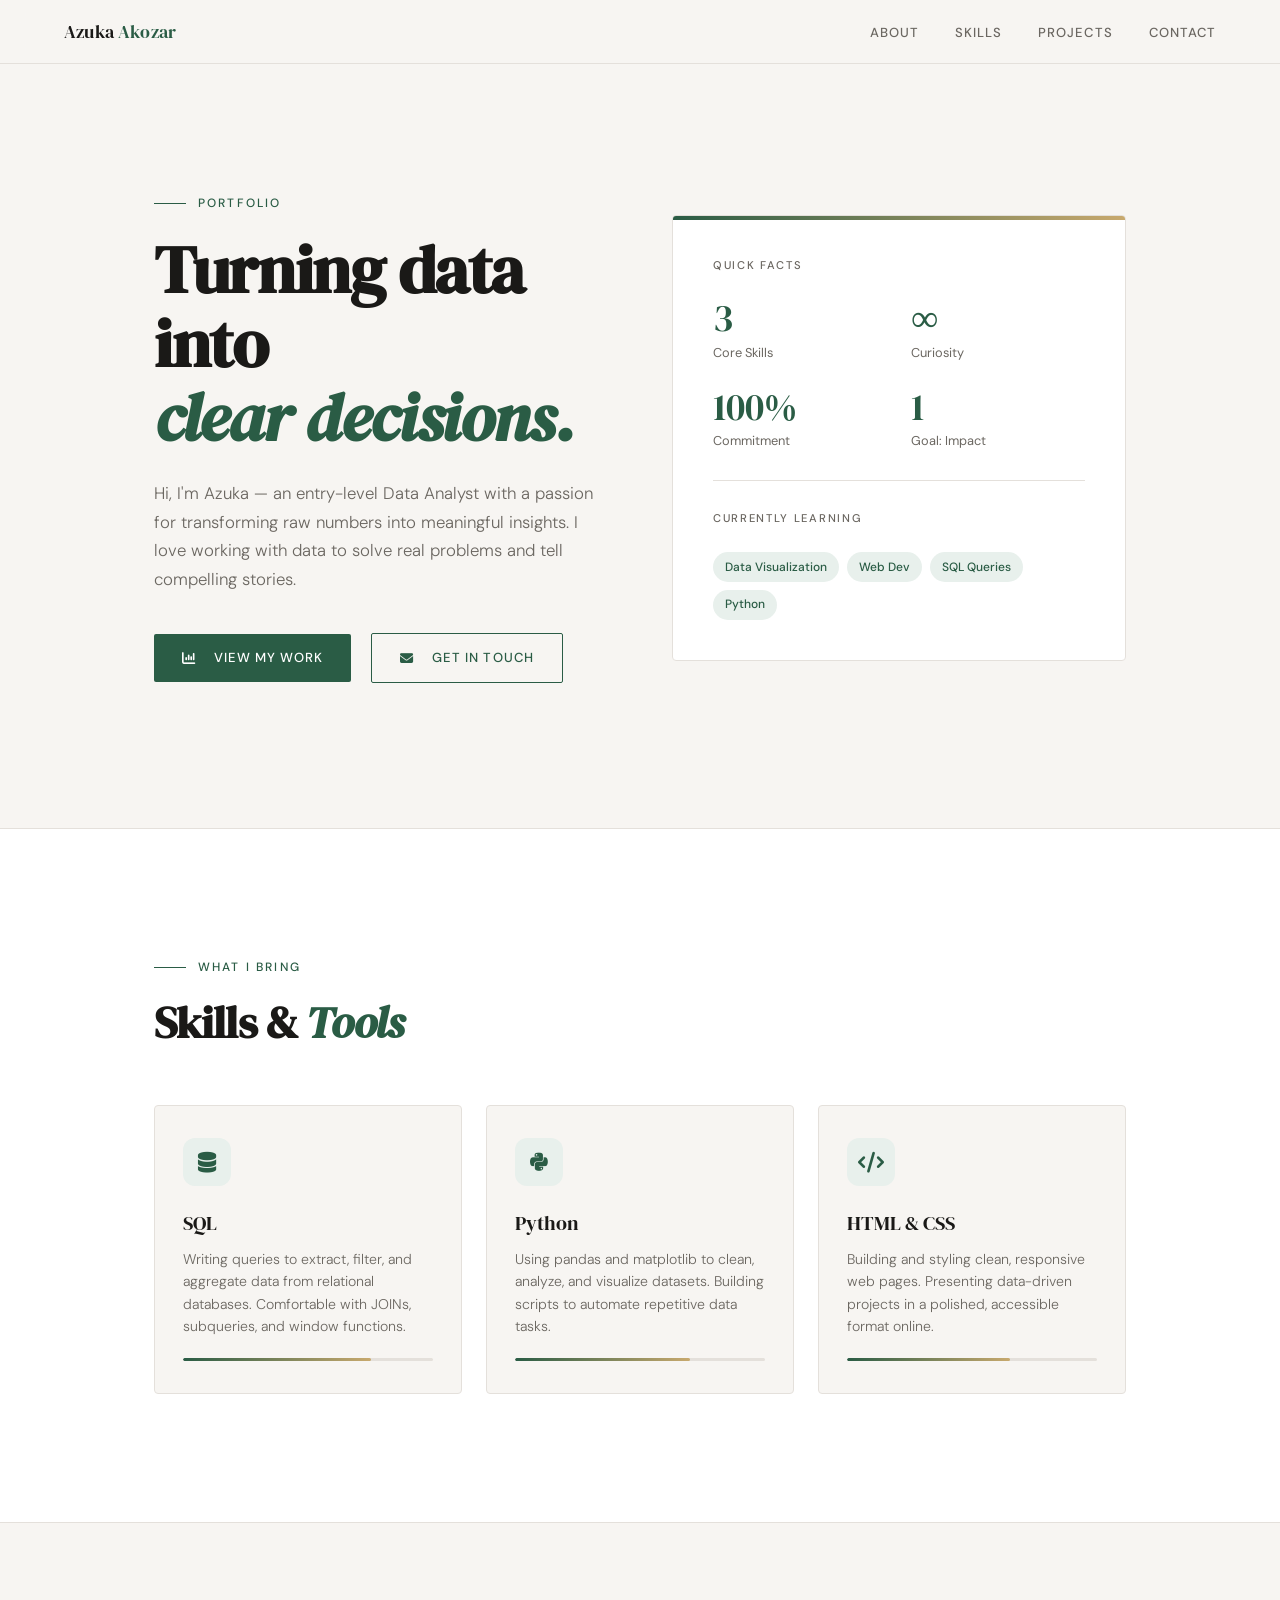
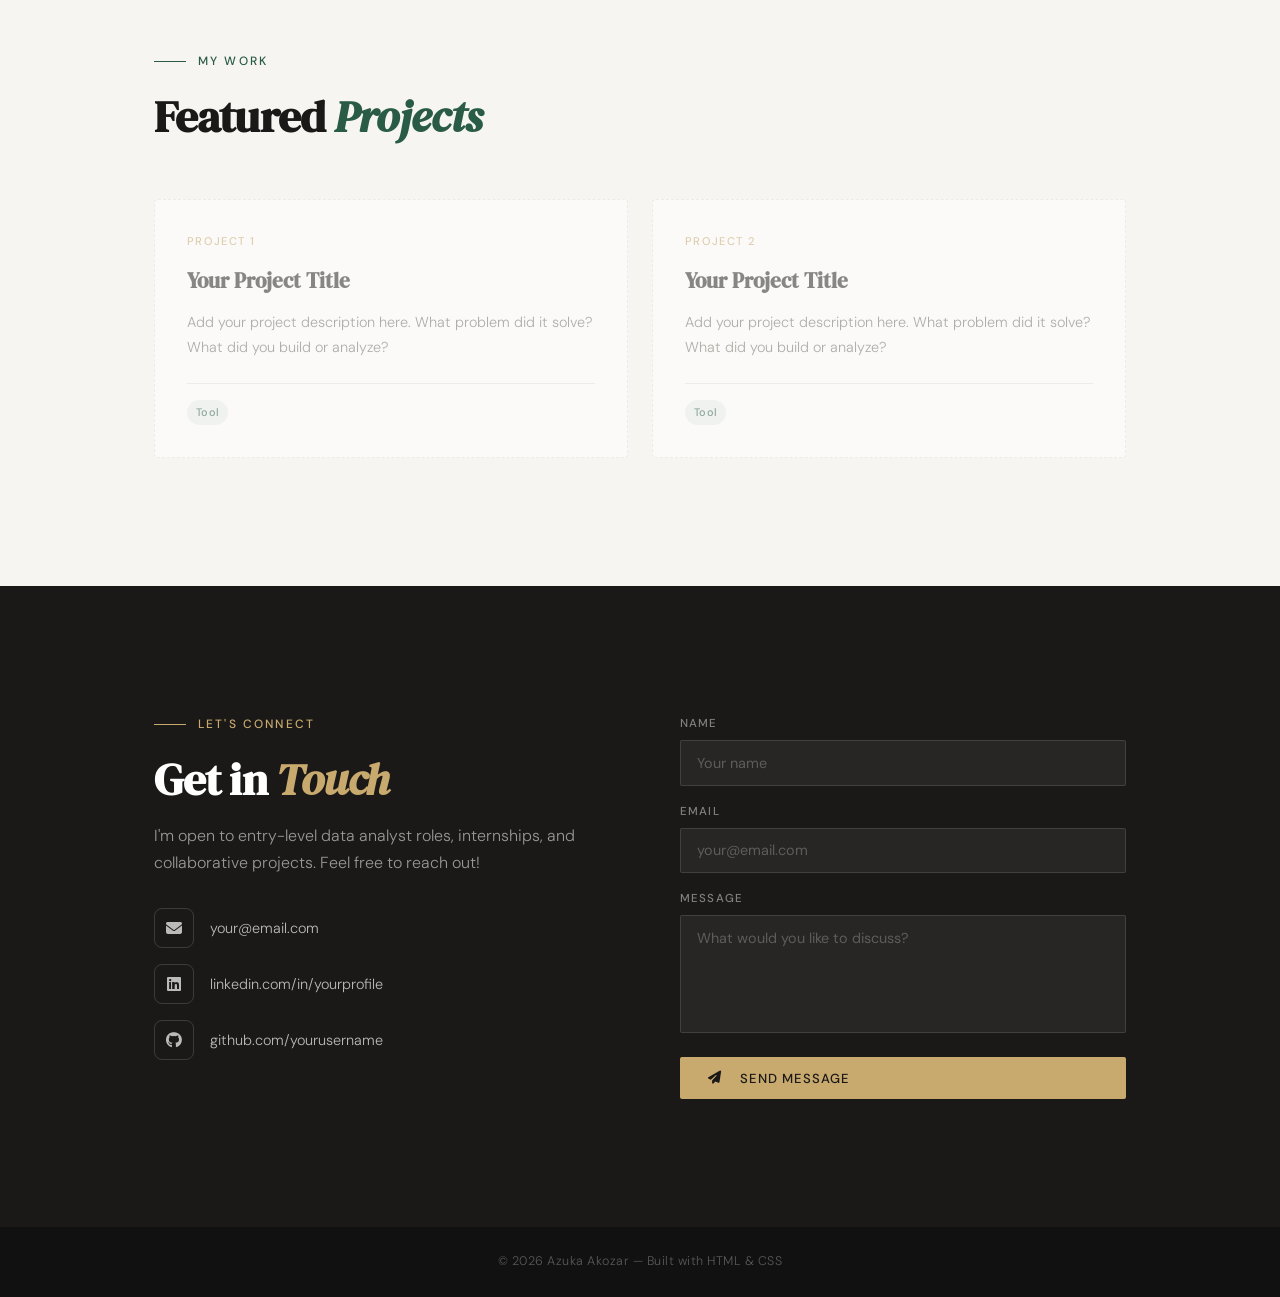
<file: index.html>
<!DOCTYPE html>
<html lang="en">
<head>
  <meta charset="UTF-8" />
  <meta name="viewport" content="width=device-width, initial-scale=1.0" />
  <title>Azuka Akozar | Data Analyst</title>
  <link rel="preconnect" href="https://fonts.googleapis.com" />
  <link rel="preconnect" href="https://fonts.gstatic.com" crossorigin />
  <link href="https://fonts.googleapis.com/css2?family=DM+Serif+Display:ital@0;1&family=DM+Sans:wght@300;400;500&display=swap" rel="stylesheet" />
  <link rel="stylesheet" href="https://cdnjs.cloudflare.com/ajax/libs/font-awesome/6.5.0/css/all.min.css" />
  <style>
    :root {
      --bg: #f7f5f2;
      --surface: #ffffff;
      --ink: #1a1917;
      --ink-muted: #6b6761;
      --accent: #2a5c45;
      --accent-light: #e8f0ec;
      --accent-warm: #c8a96e;
      --border: #e4e0db;
      --radius: 2px;
      --font-display: 'DM Serif Display', Georgia, serif;
      --font-body: 'DM Sans', sans-serif;
    }

    *, *::before, *::after { box-sizing: border-box; margin: 0; padding: 0; }

    html { scroll-behavior: smooth; }

    body {
      background: var(--bg);
      color: var(--ink);
      font-family: var(--font-body);
      font-weight: 300;
      line-height: 1.7;
      -webkit-font-smoothing: antialiased;
    }

    /* ── NAV ── */
    nav {
      position: fixed;
      top: 0; left: 0; right: 0;
      z-index: 100;
      background: rgba(247,245,242,0.92);
      backdrop-filter: blur(12px);
      border-bottom: 1px solid var(--border);
      padding: 0 clamp(1.5rem, 5vw, 4rem);
      height: 64px;
      display: flex;
      align-items: center;
      justify-content: space-between;
    }

    .nav-logo {
      font-family: var(--font-display);
      font-size: 1.15rem;
      color: var(--ink);
      text-decoration: none;
      letter-spacing: 0.01em;
    }

    .nav-logo span { color: var(--accent); }

    .nav-links {
      display: flex;
      gap: 2.25rem;
      list-style: none;
    }

    .nav-links a {
      text-decoration: none;
      color: var(--ink-muted);
      font-size: 0.82rem;
      font-weight: 500;
      letter-spacing: 0.08em;
      text-transform: uppercase;
      transition: color 0.2s;
      position: relative;
    }

    .nav-links a::after {
      content: '';
      position: absolute;
      bottom: -3px; left: 0;
      width: 0; height: 1px;
      background: var(--accent);
      transition: width 0.25s;
    }

    .nav-links a:hover { color: var(--accent); }
    .nav-links a:hover::after { width: 100%; }

    /* ── SECTIONS ── */
    section {
      padding: clamp(5rem, 10vw, 8rem) clamp(1.5rem, 5vw, 4rem);
      max-width: 1100px;
      margin: 0 auto;
    }

    /* ── HERO / ABOUT ── */
    #about {
      padding-top: calc(64px + clamp(4rem, 10vw, 7rem));
      display: grid;
      grid-template-columns: 1fr 1fr;
      gap: 4rem;
      align-items: center;
      min-height: 92vh;
    }

    .about-text { animation: fadeUp 0.8s ease both; }
    .about-visual { animation: fadeUp 0.8s 0.2s ease both; }

    .eyebrow {
      font-size: 0.75rem;
      font-weight: 500;
      letter-spacing: 0.18em;
      text-transform: uppercase;
      color: var(--accent);
      margin-bottom: 1.25rem;
      display: flex;
      align-items: center;
      gap: 0.75rem;
    }

    .eyebrow::before {
      content: '';
      display: block;
      width: 2rem;
      height: 1px;
      background: var(--accent);
    }

    h1 {
      font-family: var(--font-display);
      font-size: clamp(2.8rem, 5.5vw, 4.2rem);
      line-height: 1.1;
      letter-spacing: -0.02em;
      margin-bottom: 1.5rem;
      color: var(--ink);
    }

    h1 em {
      font-style: italic;
      color: var(--accent);
    }

    .about-body {
      color: var(--ink-muted);
      font-size: 1.05rem;
      max-width: 42ch;
      margin-bottom: 2.5rem;
    }

    .btn {
      display: inline-flex;
      align-items: center;
      gap: 0.6rem;
      padding: 0.8rem 1.75rem;
      background: var(--accent);
      color: #fff;
      text-decoration: none;
      font-family: var(--font-body);
      font-size: 0.82rem;
      font-weight: 500;
      letter-spacing: 0.08em;
      text-transform: uppercase;
      border: none;
      cursor: pointer;
      transition: background 0.2s, transform 0.15s;
      border-radius: var(--radius);
    }

    .btn:hover { background: #1e4333; transform: translateY(-1px); }

    .btn-outline {
      background: transparent;
      color: var(--accent);
      border: 1.5px solid var(--accent);
      margin-left: 1rem;
    }

    .btn-outline:hover { background: var(--accent-light); transform: translateY(-1px); }

    /* About Visual Card */
    .about-card {
      background: var(--surface);
      border: 1px solid var(--border);
      border-radius: 4px;
      padding: 2.5rem;
      position: relative;
      overflow: hidden;
    }

    .about-card::before {
      content: '';
      position: absolute;
      top: 0; left: 0;
      width: 100%; height: 4px;
      background: linear-gradient(90deg, var(--accent), var(--accent-warm));
    }

    .card-label {
      font-size: 0.7rem;
      font-weight: 500;
      letter-spacing: 0.15em;
      text-transform: uppercase;
      color: var(--ink-muted);
      margin-bottom: 1.5rem;
    }

    .stat-grid {
      display: grid;
      grid-template-columns: 1fr 1fr;
      gap: 1.5rem;
    }

    .stat { }

    .stat-number {
      font-family: var(--font-display);
      font-size: 2.4rem;
      color: var(--accent);
      line-height: 1;
      margin-bottom: 0.25rem;
    }

    .stat-label {
      font-size: 0.8rem;
      color: var(--ink-muted);
      font-weight: 400;
    }

    .divider {
      width: 100%;
      height: 1px;
      background: var(--border);
      margin: 1.75rem 0;
    }

    .tag-row { display: flex; flex-wrap: wrap; gap: 0.5rem; }

    .tag {
      background: var(--accent-light);
      color: var(--accent);
      font-size: 0.75rem;
      font-weight: 500;
      padding: 0.3rem 0.75rem;
      border-radius: 100px;
    }

    /* ── SECTION HEADER ── */
    .section-header { margin-bottom: 3.5rem; }

    h2 {
      font-family: var(--font-display);
      font-size: clamp(2rem, 4vw, 2.8rem);
      letter-spacing: -0.02em;
      line-height: 1.15;
      margin-top: 0.5rem;
    }

    h2 em { font-style: italic; color: var(--accent); }

    /* ── SKILLS ── */
    #skills { background: var(--surface); max-width: 100%; border-top: 1px solid var(--border); border-bottom: 1px solid var(--border); }

    #skills > .inner {
      max-width: 1100px;
      margin: 0 auto;
      padding: 0 clamp(1.5rem, 5vw, 4rem);
    }

    .skills-grid {
      display: grid;
      grid-template-columns: repeat(3, 1fr);
      gap: 1.5rem;
    }

    .skill-card {
      border: 1px solid var(--border);
      border-radius: 4px;
      padding: 2rem 1.75rem;
      transition: border-color 0.2s, transform 0.2s, box-shadow 0.2s;
      position: relative;
      overflow: hidden;
      background: var(--bg);
    }

    .skill-card:hover {
      border-color: var(--accent);
      transform: translateY(-4px);
      box-shadow: 0 12px 32px rgba(42,92,69,0.1);
    }

    .skill-icon {
      width: 48px; height: 48px;
      background: var(--accent-light);
      border-radius: 12px;
      display: flex;
      align-items: center;
      justify-content: center;
      font-size: 1.3rem;
      color: var(--accent);
      margin-bottom: 1.25rem;
    }

    .skill-name {
      font-family: var(--font-display);
      font-size: 1.25rem;
      margin-bottom: 0.5rem;
    }

    .skill-desc {
      font-size: 0.88rem;
      color: var(--ink-muted);
      line-height: 1.6;
    }

    .skill-bar-wrap {
      margin-top: 1.25rem;
      height: 3px;
      background: var(--border);
      border-radius: 100px;
      overflow: hidden;
    }

    .skill-bar {
      height: 100%;
      background: linear-gradient(90deg, var(--accent), var(--accent-warm));
      border-radius: 100px;
      transform-origin: left;
      animation: barGrow 1.2s ease both;
    }

    @keyframes barGrow {
      from { transform: scaleX(0); }
      to { transform: scaleX(1); }
    }

    /* ── PROJECTS ── */
    .projects-grid {
      display: grid;
      grid-template-columns: repeat(2, 1fr);
      gap: 1.5rem;
    }

    .project-card {
      background: var(--surface);
      border: 1px solid var(--border);
      border-radius: 4px;
      padding: 2rem;
      transition: border-color 0.2s, transform 0.2s, box-shadow 0.2s;
      display: flex;
      flex-direction: column;
    }

    .project-card:hover {
      border-color: var(--accent);
      transform: translateY(-4px);
      box-shadow: 0 12px 32px rgba(42,92,69,0.08);
    }

    .project-tag {
      font-size: 0.7rem;
      font-weight: 500;
      letter-spacing: 0.12em;
      text-transform: uppercase;
      color: var(--accent-warm);
      margin-bottom: 0.75rem;
    }

    .project-card h3 {
      font-family: var(--font-display);
      font-size: 1.3rem;
      margin-bottom: 0.75rem;
    }

    .project-card p {
      font-size: 0.9rem;
      color: var(--ink-muted);
      flex: 1;
      margin-bottom: 1.5rem;
    }

    .project-footer {
      display: flex;
      align-items: center;
      justify-content: space-between;
      border-top: 1px solid var(--border);
      padding-top: 1rem;
    }

    .project-tech { display: flex; gap: 0.4rem; flex-wrap: wrap; }

    .tech-badge {
      background: var(--accent-light);
      color: var(--accent);
      font-size: 0.68rem;
      font-weight: 500;
      padding: 0.2rem 0.55rem;
      border-radius: 100px;
      letter-spacing: 0.04em;
    }

    .project-link {
      color: var(--ink-muted);
      font-size: 0.88rem;
      text-decoration: none;
      transition: color 0.2s;
    }

    .project-link:hover { color: var(--accent); }

    /* ── CONTACT ── */
    #contact { background: var(--ink); max-width: 100%; }

    #contact > .inner {
      max-width: 1100px;
      margin: 0 auto;
      padding: clamp(5rem, 10vw, 8rem) clamp(1.5rem, 5vw, 4rem);
      display: grid;
      grid-template-columns: 1fr 1fr;
      gap: 5rem;
      align-items: start;
    }

    #contact h2 { color: #fff; }
    #contact h2 em { color: var(--accent-warm); }
    #contact .eyebrow { color: var(--accent-warm); }
    #contact .eyebrow::before { background: var(--accent-warm); }
    #contact p { color: rgba(255,255,255,0.55); font-size: 1rem; margin-top: 1rem; }

    .contact-links { display: flex; flex-direction: column; gap: 1rem; margin-top: 2rem; }

    .contact-item {
      display: flex;
      align-items: center;
      gap: 1rem;
      text-decoration: none;
      color: rgba(255,255,255,0.7);
      font-size: 0.9rem;
      transition: color 0.2s;
    }

    .contact-item:hover { color: var(--accent-warm); }

    .contact-icon {
      width: 40px; height: 40px;
      border: 1px solid rgba(255,255,255,0.15);
      border-radius: 8px;
      display: flex;
      align-items: center;
      justify-content: center;
      font-size: 1rem;
      flex-shrink: 0;
      transition: border-color 0.2s, background 0.2s;
    }

    .contact-item:hover .contact-icon {
      border-color: var(--accent-warm);
      background: rgba(200,169,110,0.1);
    }

    /* Contact Form */
    .contact-form { display: flex; flex-direction: column; gap: 1rem; }

    .form-group { display: flex; flex-direction: column; gap: 0.4rem; }

    .form-group label {
      font-size: 0.72rem;
      font-weight: 500;
      letter-spacing: 0.1em;
      text-transform: uppercase;
      color: rgba(255,255,255,0.45);
    }

    .form-group input,
    .form-group textarea {
      background: rgba(255,255,255,0.06);
      border: 1px solid rgba(255,255,255,0.12);
      color: #fff;
      font-family: var(--font-body);
      font-size: 0.9rem;
      padding: 0.8rem 1rem;
      border-radius: var(--radius);
      outline: none;
      transition: border-color 0.2s;
      resize: none;
    }

    .form-group input:focus,
    .form-group textarea:focus {
      border-color: var(--accent-warm);
    }

    .form-group input::placeholder,
    .form-group textarea::placeholder {
      color: rgba(255,255,255,0.25);
    }

    .btn-warm {
      background: var(--accent-warm);
      color: var(--ink);
      margin-top: 0.5rem;
    }

    .btn-warm:hover { background: #b8996a; }

    /* ── FOOTER ── */
    footer {
      background: #111;
      color: rgba(255,255,255,0.3);
      text-align: center;
      padding: 1.5rem;
      font-size: 0.78rem;
      letter-spacing: 0.04em;
    }

    /* ── ANIMATIONS ── */
    @keyframes fadeUp {
      from { opacity: 0; transform: translateY(24px); }
      to   { opacity: 1; transform: translateY(0); }
    }

    /* ── RESPONSIVE ── */
    @media (max-width: 768px) {
      #about {
        grid-template-columns: 1fr;
        gap: 2.5rem;
        min-height: auto;
      }

      .skills-grid { grid-template-columns: 1fr; }
      .projects-grid { grid-template-columns: 1fr; }

      #contact > .inner {
        grid-template-columns: 1fr;
        gap: 3rem;
      }

      .nav-links {
        gap: 1.25rem;
      }

      .btn-outline { margin-left: 0; margin-top: 0.75rem; }
    }

    @media (max-width: 480px) {
      .nav-links { display: none; }
    }
  </style>
</head>
<body>

  <!-- NAV -->
  <nav>
    <a href="#about" class="nav-logo">Azuka <span>Akozar</span></a>
    <ul class="nav-links">
      <li><a href="#about">About</a></li>
      <li><a href="#skills">Skills</a></li>
      <li><a href="#projects">Projects</a></li>
      <li><a href="#contact">Contact</a></li>
    </ul>
  </nav>

  <!-- ABOUT -->
  <section id="about">
    <div class="about-text">
      <div class="eyebrow">Portfolio</div>
      <h1>Turning data into<br /><em>clear decisions.</em></h1>
      <p class="about-body">
        Hi, I'm Azuka — an entry-level Data Analyst with a passion for transforming raw numbers into meaningful insights. I love working with data to solve real problems and tell compelling stories.
      </p>
      <div>
        <a href="#projects" class="btn"><i class="fa-solid fa-chart-column"></i>&nbsp; View My Work</a>
        <a href="#contact" class="btn btn-outline"><i class="fa-solid fa-envelope"></i>&nbsp; Get in Touch</a>
      </div>
    </div>
    <div class="about-visual">
      <div class="about-card">
        <div class="card-label">Quick Facts</div>
        <div class="stat-grid">
          <div class="stat">
            <div class="stat-number">3</div>
            <div class="stat-label">Core Skills</div>
          </div>
          <div class="stat">
            <div class="stat-number">∞</div>
            <div class="stat-label">Curiosity</div>
          </div>
          <div class="stat">
            <div class="stat-number">100%</div>
            <div class="stat-label">Commitment</div>
          </div>
          <div class="stat">
            <div class="stat-number">1</div>
            <div class="stat-label">Goal: Impact</div>
          </div>
        </div>
        <div class="divider"></div>
        <div class="card-label">Currently learning</div>
        <div class="tag-row">
          <span class="tag">Data Visualization</span>
          <span class="tag">Web Dev</span>
          <span class="tag">SQL Queries</span>
          <span class="tag">Python</span>
        </div>
      </div>
    </div>
  </section>

  <!-- SKILLS -->
  <section id="skills" style="padding: clamp(5rem, 10vw, 8rem) 0;">
    <div class="inner">
      <div class="section-header">
        <div class="eyebrow">What I bring</div>
        <h2>Skills &amp; <em>Tools</em></h2>
      </div>
      <div class="skills-grid">

        <div class="skill-card">
          <div class="skill-icon"><i class="fa-solid fa-database"></i></div>
          <div class="skill-name">SQL</div>
          <p class="skill-desc">Writing queries to extract, filter, and aggregate data from relational databases. Comfortable with JOINs, subqueries, and window functions.</p>
          <div class="skill-bar-wrap">
            <div class="skill-bar" style="width: 75%;"></div>
          </div>
        </div>

        <div class="skill-card">
          <div class="skill-icon"><i class="fa-brands fa-python"></i></div>
          <div class="skill-name">Python</div>
          <p class="skill-desc">Using pandas and matplotlib to clean, analyze, and visualize datasets. Building scripts to automate repetitive data tasks.</p>
          <div class="skill-bar-wrap">
            <div class="skill-bar" style="width: 70%;"></div>
          </div>
        </div>

        <div class="skill-card">
          <div class="skill-icon"><i class="fa-solid fa-code"></i></div>
          <div class="skill-name">HTML &amp; CSS</div>
          <p class="skill-desc">Building and styling clean, responsive web pages. Presenting data-driven projects in a polished, accessible format online.</p>
          <div class="skill-bar-wrap">
            <div class="skill-bar" style="width: 65%;"></div>
          </div>
        </div>

      </div>
    </div>
  </section>

  <!-- PROJECTS -->
  <section id="projects">
    <div class="section-header">
      <div class="eyebrow">My Work</div>
      <h2>Featured <em>Projects</em></h2>
    </div>
    <div class="projects-grid">

      <div class="project-card" style="border-style: dashed; opacity: 0.5;">
        <div class="project-tag">Project 1</div>
        <h3>Your Project Title</h3>
        <p>Add your project description here. What problem did it solve? What did you build or analyze?</p>
        <div class="project-footer">
          <div class="project-tech">
            <span class="tech-badge">Tool</span>
          </div>
        </div>
      </div>

      <div class="project-card" style="border-style: dashed; opacity: 0.5;">
        <div class="project-tag">Project 2</div>
        <h3>Your Project Title</h3>
        <p>Add your project description here. What problem did it solve? What did you build or analyze?</p>
        <div class="project-footer">
          <div class="project-tech">
            <span class="tech-badge">Tool</span>
          </div>
        </div>
      </div>

    </div>
  </section>

  <!-- CONTACT -->
  <section id="contact" style="padding: 0;">
    <div class="inner">
      <div>
        <div class="eyebrow">Let's connect</div>
        <h2>Get in <em>Touch</em></h2>
        <p>I'm open to entry-level data analyst roles, internships, and collaborative projects. Feel free to reach out!</p>
        <div class="contact-links">
          <a href="mailto:your@email.com" class="contact-item">
            <div class="contact-icon"><i class="fa-solid fa-envelope"></i></div>
            your@email.com
          </a>
          <a href="#" class="contact-item">
            <div class="contact-icon"><i class="fa-brands fa-linkedin"></i></div>
            linkedin.com/in/yourprofile
          </a>
          <a href="#" class="contact-item">
            <div class="contact-icon"><i class="fa-brands fa-github"></i></div>
            github.com/yourusername
          </a>
        </div>
      </div>

      <div>
        <div class="contact-form">
          <div class="form-group">
            <label for="name">Name</label>
            <input type="text" id="name" placeholder="Your name" />
          </div>
          <div class="form-group">
            <label for="email">Email</label>
            <input type="email" id="email" placeholder="your@email.com" />
          </div>
          <div class="form-group">
            <label for="message">Message</label>
            <textarea id="message" rows="5" placeholder="What would you like to discuss?"></textarea>
          </div>
          <button class="btn btn-warm"><i class="fa-solid fa-paper-plane"></i>&nbsp; Send Message</button>
        </div>
      </div>
    </div>
  </section>

  <footer>
    &copy; 2026 Azuka Akozar &mdash; Built with HTML &amp; CSS
  </footer>

</body>
</html>
</file>
